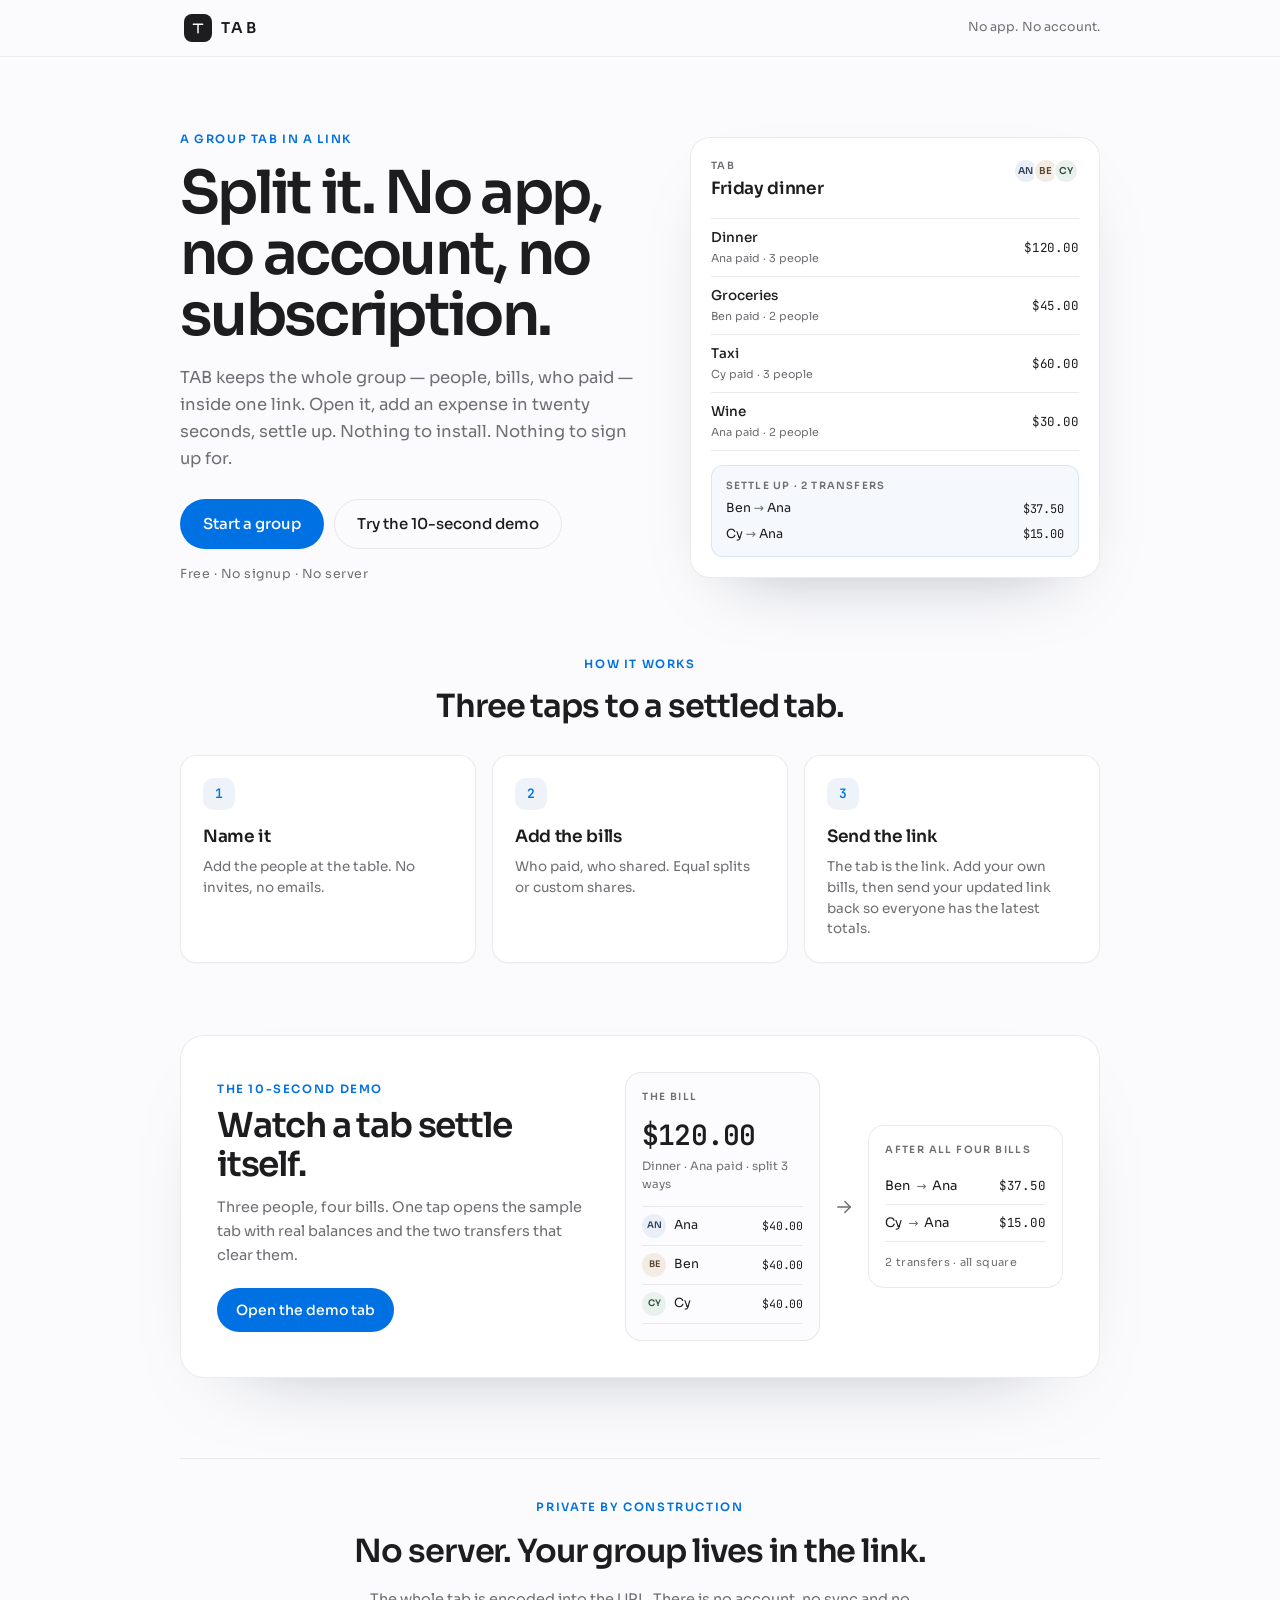
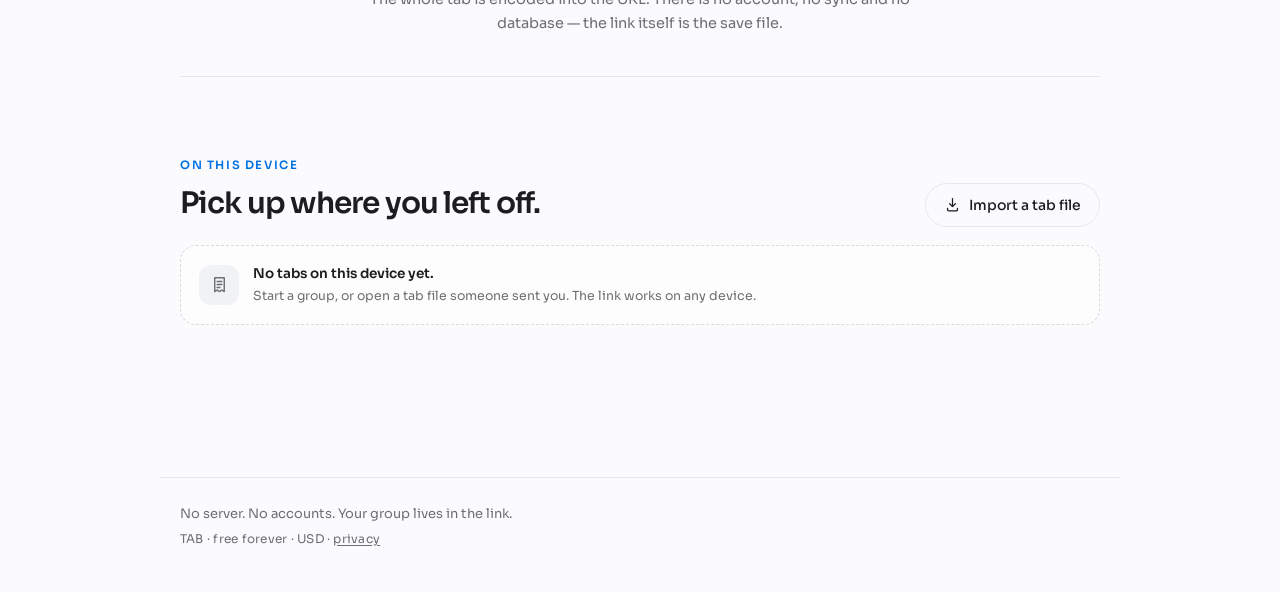
<file: index.html>
<!doctype html>
<html lang="en">
  <head>
    <meta charset="UTF-8" />
    <meta name="viewport" content="width=device-width, initial-scale=1, viewport-fit=cover" />
    <title>TAB — split it. No app, no account.</title>
    <meta
      name="description"
      content="TAB splits group bills with no app, no account and no subscription. Your whole group lives in a link. Open it, add what you paid, settle up."
    />
    <meta name="theme-color" content="#fbfbfd" />
    <meta property="og:site_name" content="TAB" />
    <meta property="og:title" content="You're invited to a TAB — open the link to add your share" />
    <meta
      property="og:description"
      content="Someone started a tab and sent you this link. Open it to see the group, add what you paid, and settle up — no app, no account, no signup."
    />
    <meta property="og:type" content="website" />
    <meta name="twitter:card" content="summary" />
    <meta name="twitter:title" content="You're invited to a TAB — open the link to add your share" />
    <meta
      name="twitter:description"
      content="The whole tab lives in the link: the people, the bills and the balances. Open it and add your share."
    />
    <link rel="icon" type="image/svg+xml" href="./favicon.svg" />
    <link rel="preconnect" href="https://fonts.googleapis.com" />
    <link rel="preconnect" href="https://fonts.gstatic.com" crossorigin />
    <link
      href="https://fonts.googleapis.com/css2?family=Sora:wght@300;400;500;600;700&family=JetBrains+Mono:wght@400;500;600&display=swap"
      rel="stylesheet"
    />
    <script type="module" crossorigin src="./assets/main-DjRVoasG.js"></script>
    <link rel="stylesheet" crossorigin href="./assets/main-DJvpl4Da.css">
  </head>
  <body>
    <a class="skip-link" href="#main">Skip to content</a>

    <header class="site-nav">
      <div class="nav-inner">
        <button class="brand" type="button" data-home aria-label="TAB — back to start">
          <span class="brand-mark" aria-hidden="true">
            <svg viewBox="0 0 24 24" fill="none" stroke="currentColor" stroke-width="2.2" stroke-linecap="round">
              <path d="M5 6.5h14M12 6.5V19" />
            </svg>
          </span>
          <span class="brand-word">TAB</span>
        </button>
        <span class="nav-note">No app. No account.</span>
      </div>
    </header>

    <main id="main" class="app" tabindex="-1"></main>

    <footer class="site-footer">
      <p class="footer-line">No server. No accounts. Your group lives in the link.</p>
      <p class="footer-meta">
        TAB · free forever · USD · <a href="./privacy.html">privacy</a>
      </p>
    </footer>

    <div id="toast-root" class="toast-root" aria-live="polite" aria-atomic="true"></div>
    <div id="overlay-root"></div>

    <noscript>
      <p class="noscript">TAB needs JavaScript because the split happens in your browser. Nothing is sent anywhere.</p>
    </noscript>

  </body>
</html>
</file>
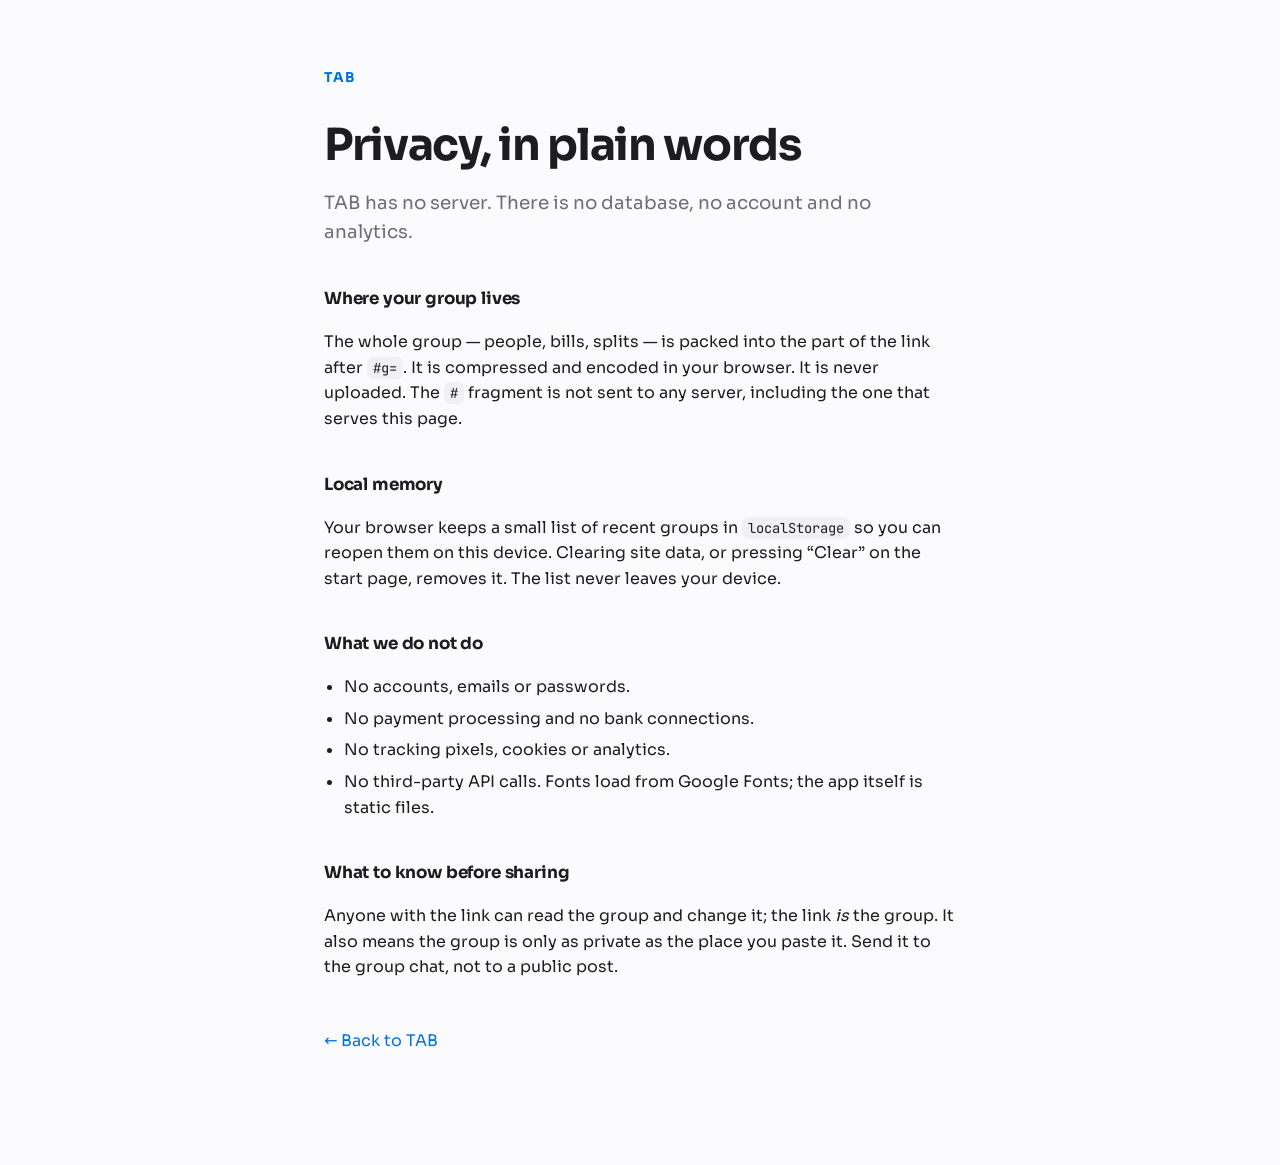
<file: privacy.html>
<!doctype html>
<html lang="en">
  <head>
    <meta charset="UTF-8" />
    <meta name="viewport" content="width=device-width, initial-scale=1" />
    <title>Privacy — TAB</title>
    <meta name="description" content="TAB has no server, no accounts and no analytics. Your group lives in the link." />
    <meta name="theme-color" content="#fbfbfd" />
    <link rel="icon" type="image/svg+xml" href="./favicon.svg" />
    <link rel="preconnect" href="https://fonts.googleapis.com" />
    <link rel="preconnect" href="https://fonts.gstatic.com" crossorigin />
    <link
      href="https://fonts.googleapis.com/css2?family=Sora:wght@300;400;500;600;700&family=JetBrains+Mono:wght@400;500;600&display=swap"
      rel="stylesheet"
    />
    <link rel="stylesheet" crossorigin href="./assets/privacy-CkftKV30.css">
  </head>
  <body>
    <main class="legal">
      <a class="legal-brand" href="./">TAB</a>
      <h1>Privacy, in plain words</h1>
      <p class="lede">TAB has no server. There is no database, no account and no analytics.</p>

      <h2>Where your group lives</h2>
      <p>
        The whole group — people, bills, splits — is packed into the part of the link after
        <code>#g=</code>. It is compressed and encoded in your browser. It is never uploaded.
        The <code>#</code> fragment is not sent to any server, including the one that serves this page.
      </p>

      <h2>Local memory</h2>
      <p>
        Your browser keeps a small list of recent groups in <code>localStorage</code> so you can
        reopen them on this device. Clearing site data, or pressing “Clear” on the start page,
        removes it. The list never leaves your device.
      </p>

      <h2>What we do not do</h2>
      <ul>
        <li>No accounts, emails or passwords.</li>
        <li>No payment processing and no bank connections.</li>
        <li>No tracking pixels, cookies or analytics.</li>
        <li>No third-party API calls. Fonts load from Google Fonts; the app itself is static files.</li>
      </ul>

      <h2>What to know before sharing</h2>
      <p>
        Anyone with the link can read the group and change it; the link <em>is</em> the group.
        It also means the group is only as private as the place you paste it. Send it to the
        group chat, not to a public post.
      </p>

      <p class="back"><a href="./">← Back to TAB</a></p>
    </main>
  </body>
</html>
</file>
<file: assets/main-DJvpl4Da.css>
:root{--bg: #fbfbfd;--card: #ffffff;--text: #1d1d1f;--muted: #6e6e73;--accent: #0071e3;--accent-hover: #0066cc;--border: rgba(0, 0, 0, .08);--border-strong: rgba(0, 0, 0, .14);--radius: 16px;--pos: #1a7f4b;--neg: #b42318;--warn-bg: #fff9ea;--warn-border: #f0dfb2;--font-ui: "Sora", system-ui, -apple-system, BlinkMacSystemFont, sans-serif;--font-mono: "JetBrains Mono", ui-monospace, SFMono-Regular, Menlo, monospace;--shadow-card: 0 1px 2px rgba(0, 0, 0, .03);--shadow-preview: 0 30px 70px -42px rgba(20, 30, 50, .35);--shadow-dialog: 0 44px 100px -34px rgba(10, 20, 40, .42);--page-max: 960px}*,*:before,*:after{box-sizing:border-box}html{color-scheme:light;-webkit-text-size-adjust:100%;scroll-behavior:smooth}html,body{overflow-x:clip}body{margin:0;background:var(--bg);color:var(--text);font-family:var(--font-ui);font-size:16px;line-height:1.55;-webkit-font-smoothing:antialiased;-moz-osx-font-smoothing:grayscale;text-rendering:optimizeLegibility}body.has-dialog{overflow:hidden}h1,h2,h3,p{margin:0}ul,ol{margin:0;padding:0;list-style:none}button,input,select,textarea{font:inherit;color:inherit}button{cursor:pointer;-webkit-tap-highlight-color:transparent}button:disabled{cursor:not-allowed;opacity:.45}a{color:var(--accent)}img,svg,canvas{display:block;max-width:100%}[hidden]{display:none!important}::selection{background:#0071e329}:where(a,button,input,select,textarea,[tabindex]):focus-visible{outline:2px solid var(--accent);outline-offset:3px}.sr-only{position:absolute;width:1px;height:1px;margin:-1px;padding:0;overflow:hidden;clip:rect(0 0 0 0);white-space:nowrap;border:0}.mono{font-family:var(--font-mono);font-variant-numeric:tabular-nums;letter-spacing:-.01em}.skip-link{position:fixed;top:10px;left:10px;z-index:100;padding:10px 16px;border-radius:10px;background:var(--text);color:#fff;font-size:13px;text-decoration:none;transform:translateY(-180%);transition:transform .18s ease}.skip-link:focus{transform:translateY(0)}.site-nav{position:sticky;top:0;z-index:30;background:#fbfbfdb8;-webkit-backdrop-filter:saturate(180%) blur(20px);backdrop-filter:saturate(180%) blur(20px);border-bottom:1px solid rgba(0,0,0,.06)}.nav-inner{display:flex;align-items:center;justify-content:space-between;gap:16px;max-width:var(--page-max);height:56px;margin:0 auto;padding:0 20px}.brand{display:inline-flex;align-items:center;gap:9px;min-height:44px;padding:0 4px;border:0;border-radius:10px;background:transparent;color:var(--text)}.brand-mark{display:grid;place-items:center;width:28px;height:28px;border-radius:8px;background:var(--text);color:#fff}.brand-mark svg{width:16px;height:16px}.brand-word{font-size:15px;font-weight:600;letter-spacing:.16em}.nav-note{font-size:12.5px;letter-spacing:.01em;color:var(--muted)}.app{max-width:var(--page-max);margin:0 auto;min-height:60vh;padding:0 20px 88px}.app:focus{outline:none}.site-footer{max-width:var(--page-max);margin:64px auto 0;padding:26px 20px 44px;border-top:1px solid var(--border);color:var(--muted)}.footer-line{font-size:13px}.footer-meta{margin-top:6px;font-size:12px;letter-spacing:.02em}.footer-meta a{position:relative;display:inline-block;padding:13px 6px;margin:-13px -6px;color:var(--muted);text-underline-offset:2px}.footer-meta a:after{content:"";position:absolute;inset:-11px -6px}.footer-meta a:hover{color:var(--text)}.noscript{padding:24px;text-align:center}.btn{display:inline-flex;align-items:center;justify-content:center;gap:8px;min-height:44px;padding:0 18px;border:1px solid transparent;border-radius:999px;background:transparent;color:var(--text);font-size:14px;font-weight:500;line-height:1;text-decoration:none;white-space:nowrap;transition:background-color .18s ease,border-color .18s ease,color .18s ease,transform .12s ease}.btn:active{transform:scale(.985)}.btn svg{width:17px;height:17px}.btn-icon{display:inline-flex;align-items:center;justify-content:center}.btn--primary{background:var(--accent);color:#fff}.btn--primary:hover{background:var(--accent-hover)}.btn--quiet{border-color:var(--border);background:transparent;color:var(--text)}.btn--quiet:hover{border-color:var(--border-strong);background:#00000009}.btn--danger{background:var(--neg);color:#fff}.btn--danger:hover{background:#9d1d13}.btn--lg{min-height:50px;padding:0 22px;font-size:15px}.btn--block{width:100%}.icon-btn{display:inline-grid;place-items:center;flex:none;width:44px;height:44px;padding:0;border:1px solid transparent;border-radius:12px;background:transparent;color:var(--muted);transition:background-color .16s ease,color .16s ease,border-color .16s ease}.icon-btn:hover{background:#0000000b;color:var(--text)}.icon-btn svg{width:17px;height:17px}.icon-btn--danger:hover{background:#b4231812;color:var(--neg)}.card{background:var(--card);border:1px solid var(--border);border-radius:var(--radius);box-shadow:var(--shadow-card)}.card--pad{padding:18px}.card-head{display:flex;align-items:center;justify-content:space-between;gap:10px}.card-title{font-size:14px;font-weight:600;letter-spacing:-.01em}.pill{display:inline-flex;align-items:center;height:22px;padding:0 8px;border-radius:999px;background:#f5f5f7;color:var(--muted);font-size:11px;white-space:nowrap}.landing{padding-top:44px}.hero{animation:fade-up .55s ease both}.hero-grid{display:grid;gap:36px}.hero-copy{max-width:560px}.eyebrow{color:var(--accent);font-size:11.5px;font-weight:600;letter-spacing:.14em;text-transform:uppercase}.hero-title{margin-top:14px;font-size:clamp(2.35rem,8vw,3.7rem);font-weight:600;line-height:1.03;letter-spacing:-.045em}.hero-sub{max-width:44ch;margin-top:18px;color:var(--muted);font-size:16.5px;line-height:1.65}.hero-actions{display:flex;flex-wrap:wrap;gap:10px;margin-top:26px}.hero-micro{margin-top:16px;color:var(--muted);font-size:12.5px;letter-spacing:.04em}.tab-preview{padding:20px;border:1px solid var(--border);border-radius:20px;background:var(--card);box-shadow:var(--shadow-preview);animation:fade-up .6s .08s ease both}.preview-head{display:flex;align-items:flex-start;justify-content:space-between;gap:12px}.preview-kicker{color:var(--muted);font-size:10px;font-weight:600;letter-spacing:.18em}.preview-title{margin-top:2px;font-size:17px;font-weight:600;letter-spacing:-.02em}.preview-people{display:flex;padding-left:6px}.preview-people .avatar{margin-left:-6px;border:2px solid #fff}.avatar{display:inline-grid;place-items:center;flex:none;width:34px;height:34px;border-radius:50%;font-size:11px;font-weight:600;letter-spacing:.01em}.avatar--sm{width:26px;height:26px;font-size:9.5px}.avatar--tone-0{background:#e9eef7;color:#31435c}.avatar--tone-1{background:#f2ece3;color:#5a4632}.avatar--tone-2{background:#e8f1ec;color:#2f4f3d}.avatar--tone-3{background:#f3eaea;color:#5a3636}.preview-list{margin-top:16px;border-top:1px solid var(--border)}.preview-row{display:flex;align-items:center;justify-content:space-between;gap:12px;padding:9px 0;border-bottom:1px solid var(--border)}.preview-desc{font-size:13.5px;font-weight:500}.preview-sub{margin-top:1px;color:var(--muted);font-size:11px}.preview-amount{font-size:12.5px;white-space:nowrap}.preview-settle{margin-top:14px;padding:12px 14px;border:1px solid rgba(0,113,227,.12);border-radius:12px;background:#f5f8fd}.preview-label{color:var(--muted);font-size:10px;font-weight:600;letter-spacing:.12em;text-transform:uppercase}.preview-transfer{display:flex;align-items:center;justify-content:space-between;gap:12px;margin-top:6px;font-size:12.5px}.preview-transfer .mono{font-size:12px}.preview-arrow{color:var(--muted)}.section-head{display:flex;flex-wrap:wrap;align-items:flex-end;justify-content:space-between;gap:16px}.section-head--center{display:block;text-align:center}.recents-actions{display:flex;flex-wrap:wrap;align-items:center;gap:8px}.section-title-lg{margin-top:8px;font-size:clamp(1.55rem,4.2vw,2rem);font-weight:600;letter-spacing:-.035em}.steps-section{margin-top:72px}.steps{display:grid;gap:12px;margin-top:24px}.step{padding:22px;border:1px solid var(--border);border-radius:var(--radius);background:var(--card);box-shadow:var(--shadow-card);animation:fade-up .5s ease both}.step:nth-child(2){animation-delay:.06s}.step:nth-child(3){animation-delay:.12s}.step-num{display:inline-grid;place-items:center;width:32px;height:32px;border-radius:10px;background:#eef3fa;color:var(--accent);font-size:13px;font-weight:600}.step h3{margin-top:14px;font-size:17px;font-weight:600;letter-spacing:-.02em}.step p{margin-top:6px;color:var(--muted);font-size:13.5px;line-height:1.55}.demo{display:grid;gap:28px;margin-top:72px;padding:28px 22px;border:1px solid var(--border);border-radius:24px;background:var(--card);box-shadow:0 34px 90px -66px #141e3280;animation:fade-up .55s .1s ease both}.demo-copy h2{margin-top:8px;font-size:clamp(1.6rem,4.6vw,2.15rem);font-weight:600;letter-spacing:-.035em;line-height:1.12}.demo-lede{max-width:40ch;margin-top:12px;color:var(--muted);font-size:14.5px;line-height:1.65}.demo-copy .btn{margin-top:20px}.demo-board{display:grid;gap:12px;align-items:stretch}.demo-slip,.demo-result{padding:16px;border:1px solid var(--border);border-radius:16px;background:#fcfcfe}.demo-result{background:#fff}.demo-slip-label{color:var(--muted);font-size:10px;font-weight:600;letter-spacing:.14em;text-transform:uppercase}.demo-slip-amount{margin-top:8px;font-size:28px;font-weight:600;letter-spacing:-.035em}.demo-slip-meta{margin-top:2px;color:var(--muted);font-size:11.5px}.demo-split-list{margin-top:12px;border-top:1px solid var(--border)}.demo-split-row{display:flex;align-items:center;gap:8px;padding:7px 0;border-bottom:1px solid var(--border);font-size:12.5px}.demo-split-row .avatar{width:24px;height:24px;font-size:9px}.demo-split-row .mono{margin-left:auto;font-size:11.5px}.demo-arrow{display:none;color:var(--muted)}.demo-settle{margin-top:10px}.demo-settle-row{display:flex;align-items:center;justify-content:space-between;gap:10px;padding:8px 0;border-bottom:1px solid var(--border);font-size:13px}.demo-settle-people{display:inline-flex;align-items:center;gap:6px}.demo-settle-arrow{color:var(--muted);font-size:12px}.demo-settle-row .mono{font-size:12.5px;white-space:nowrap}.demo-note{margin-top:12px;color:var(--muted);font-size:11px;letter-spacing:.03em}.privacy-band{margin-top:80px;padding:40px 16px;border-top:1px solid var(--border);border-bottom:1px solid var(--border);text-align:center;animation:fade-up .5s ease both}.privacy-band h2{margin-top:10px;font-size:clamp(1.5rem,4.6vw,2rem);font-weight:600;letter-spacing:-.035em}.privacy-copy{max-width:52ch;margin:12px auto 0;color:var(--muted);font-size:14.5px;line-height:1.65}.recents{margin-top:72px;animation:fade-up .5s ease both}.recents h2{margin-top:6px;font-size:clamp(1.4rem,4.2vw,1.85rem);font-weight:600;letter-spacing:-.03em}.recents-body{margin-top:18px}.recent-list{padding:6px;overflow:hidden}.recent-list li+li{border-top:1px solid var(--border)}.recent-row{display:grid;grid-template-columns:minmax(0,1fr) auto auto;align-items:center;gap:12px;width:100%;min-height:62px;padding:10px 12px;border:0;border-radius:12px;background:transparent;text-align:left;transition:background-color .16s ease}.recent-row:hover{background:#f6f6f8}.recent-main{display:flex;flex-direction:column;min-width:0}.recent-name{overflow:hidden;font-size:14.5px;font-weight:500;text-overflow:ellipsis;white-space:nowrap}.recent-meta{margin-top:1px;color:var(--muted);font-size:12px}.recent-time{color:var(--muted);font-size:11.5px;white-space:nowrap}.recent-go{display:grid;place-items:center;width:24px;color:var(--muted)}.empty-card{display:flex;align-items:center;gap:14px;padding:18px;border:1px dashed rgba(0,0,0,.14);border-radius:var(--radius);background:#fff9}.empty-icon{display:grid;place-items:center;flex:none;width:40px;height:40px;border-radius:12px;background:#f0f2f6;color:var(--muted)}.empty-card-title{font-size:13.5px;font-weight:600}.empty-card-copy{margin-top:2px;color:var(--muted);font-size:12.5px;line-height:1.5}.group-page{padding-top:32px;animation:fade-up .45s ease both}.group-topline{display:flex;flex-wrap:wrap;align-items:center;justify-content:space-between;gap:12px}.btn--home{padding-left:14px}.group-actions{display:flex;align-items:center;gap:8px}.group-title-block{margin-top:22px}.name-view{display:flex;align-items:center;gap:6px}.group-name{overflow-wrap:anywhere;font-size:clamp(1.9rem,7vw,2.8rem);font-weight:600;line-height:1.08;letter-spacing:-.04em}.group-meta{margin-top:6px;color:var(--muted);font-size:13.5px}.group-meta .mono{color:var(--text);font-size:12.5px}.arrival{display:flex;flex-wrap:wrap;align-items:flex-end;gap:12px 18px;margin-bottom:20px;padding:16px 16px 16px 18px;border:1px solid rgba(0,113,227,.16);border-radius:var(--radius);background:radial-gradient(120% 140% at 0% 0%,rgba(0,113,227,.08),transparent 58%),#fff;box-shadow:var(--shadow-card);animation:fade-up .45s ease both}.arrival-main{flex:1 1 260px;min-width:0}.arrival-eyebrow{color:var(--accent);font-size:10.5px;font-weight:600;letter-spacing:.13em;text-transform:uppercase}.arrival-title{margin-top:3px;overflow-wrap:anywhere;font-size:18px;font-weight:600;letter-spacing:-.02em;line-height:1.2}.arrival-copy{max-width:48ch;margin-top:4px;color:var(--muted);font-size:12.5px;line-height:1.5}.arrival-actions{display:flex;flex:none;align-items:center;gap:4px}.arrival-dismiss{width:36px;height:36px;color:var(--muted)}.invite-nudge{display:flex;flex-wrap:wrap;align-items:center;gap:8px 12px;margin-top:12px;padding-top:12px;border-top:1px dashed var(--border)}.invite-nudge-copy{color:var(--muted);font-size:12.5px}.btn--invite{min-height:36px;padding:0 14px;font-size:13px}.btn--invite svg{width:15px;height:15px}.rename{display:flex;flex-wrap:wrap;align-items:center;gap:8px;margin-top:8px}.rename-input{flex:1 1 220px;max-width:420px;font-size:20px;font-weight:500;letter-spacing:-.02em}.rename .field-error{flex-basis:100%}.tabs-row{display:flex;align-items:center;justify-content:space-between;gap:12px;margin:26px 0 20px}.segmented{display:inline-flex;gap:2px;padding:3px;border-radius:999px;background:#f0f0f3}.seg-btn{display:inline-flex;align-items:center;justify-content:center;min-height:44px;padding:0 18px;border:0;border-radius:999px;background:transparent;color:var(--muted);font-size:13.5px;font-weight:500;transition:background-color .18s ease,color .18s ease,box-shadow .18s ease}.seg-btn:hover{color:var(--text)}.seg-btn[aria-selected=true],.seg-btn[aria-pressed=true]{background:#fff;color:var(--text);box-shadow:0 1px 2px #00000014,0 0 0 1px #0000000a}.view:focus{outline:none}.view-head{display:flex;flex-wrap:wrap;align-items:center;justify-content:space-between;gap:12px;margin-bottom:14px}.section-title{display:flex;align-items:center;gap:8px;font-size:15px;font-weight:600;letter-spacing:-.01em}.count{color:var(--muted);font-size:11.5px;font-weight:400}.view-hint{margin:-4px 0 12px;color:var(--muted);font-size:12.5px}.group-grid{display:grid;gap:14px}.col-main,.col-side{min-width:0}.col-side{display:grid;gap:14px}.list-card{overflow:hidden}.expense{display:grid;grid-template-columns:minmax(0,1fr) auto;grid-template-areas:"main amount" "main actions";align-items:start;gap:2px 12px;padding:15px 14px}.expense+.expense{border-top:1px solid var(--border)}.expense-main{grid-area:main;min-width:0}.expense-desc{overflow-wrap:anywhere;font-size:14.5px;font-weight:500;letter-spacing:-.01em}.expense-sub{margin-top:3px;color:var(--muted);font-size:12px;line-height:1.45}.expense-amount{grid-area:amount;padding-top:1px;font-size:14.5px;font-weight:500;white-space:nowrap}.expense-actions{display:flex;grid-area:actions;justify-self:end;margin:2px -10px -10px 0}.empty{padding:38px 22px;text-align:center}.empty>.empty-icon{width:48px;height:48px;margin:0 auto;border-radius:14px}.empty-title-lg{margin-top:14px;font-size:16px;font-weight:600;letter-spacing:-.015em}.empty-copy{max-width:34ch;margin:4px auto 0;color:var(--muted);font-size:13px;line-height:1.55}.empty .btn{margin-top:18px}.people-grid{display:flex;flex-wrap:wrap;gap:6px;margin-top:12px}.person{display:inline-flex;align-items:center;gap:8px;min-height:44px;padding:4px 12px 4px 5px;border:1px solid var(--border);border-radius:999px;background:#fff;color:var(--text);font-size:13px;font-weight:500;transition:background-color .16s ease,border-color .16s ease}.person:hover{border-color:var(--border-strong);background:#f7f7f9}.person .avatar{width:30px;height:30px;font-size:10px}.person-name{max-width:130px;overflow:hidden;text-overflow:ellipsis;white-space:nowrap}.person--add{padding-left:8px;border-style:dashed;background:transparent;color:var(--muted)}.person--add:hover{color:var(--text)}.avatar--add{background:#f0f2f6;color:var(--muted)}.stat-card{display:flex;flex-direction:column;gap:4px}.stat-label{color:var(--muted);font-size:10.5px;font-weight:600;letter-spacing:.13em;text-transform:uppercase}.stat-value{margin-top:2px;font-size:30px;font-weight:600;letter-spacing:-.04em}.stat-note{color:var(--muted);font-size:12px}.stat-divider{height:1px;margin:12px 0;background:var(--border)}.stat-status{display:flex;align-items:center;gap:8px;color:var(--muted);font-size:12.5px}.stat-dot{width:7px;height:7px;border-radius:50%;background:var(--pos)}.stat-dot--due{background:#b98000}.stat-link{display:inline-flex;align-items:center;gap:4px;min-height:44px;margin:-6px 0 -10px;padding:0;border:0;background:none;color:var(--accent);font-size:12.5px;font-weight:500}.stat-link-icon{display:inline-flex}.settle-note{margin-bottom:14px;color:var(--muted);font-size:13px}.settle-grid{display:grid;gap:14px}.settle-card{min-width:0}.balance-list,.transfer-list{margin-top:6px}.balance-row{display:flex;align-items:center;gap:10px;padding:11px 0;border-top:1px solid var(--border)}.balance-row:first-child{border-top:0}.balance-row .avatar{width:32px;height:32px;font-size:10.5px}.balance-who{min-width:0}.balance-name{overflow:hidden;font-size:13.5px;font-weight:500;text-overflow:ellipsis;white-space:nowrap}.balance-role{margin-top:1px;color:var(--muted);font-size:11px}.balance-amount{margin-left:auto;font-size:13.5px;font-weight:500;white-space:nowrap}.net--pos{color:var(--pos)}.net--neg{color:var(--neg)}.net--zero{color:var(--muted)}.transfer-row{display:flex;align-items:center;justify-content:space-between;gap:12px;padding:13px 0;border-top:1px solid var(--border)}.transfer-row:first-child{border-top:0}.transfer-people{display:inline-flex;flex-wrap:wrap;align-items:center;gap:6px;font-size:13.5px}.transfer-name{font-weight:500}.transfer-arrow{color:var(--muted);font-size:13px}.transfer-amount{font-size:13.5px;font-weight:500;white-space:nowrap}.square{padding:28px 14px 24px;text-align:center}.square-icon{display:grid;place-items:center;width:46px;height:46px;margin:0 auto;border-radius:50%;background:#eaf5ee;color:var(--pos)}.square h3{margin-top:12px;font-size:17px;font-weight:600;letter-spacing:-.02em}.square p{margin-top:4px;color:var(--muted);font-size:13px}.dialog{position:fixed;inset:0;width:min(560px,calc(100vw - 32px));max-width:none;max-height:none;margin:auto;padding:0;overflow:visible;border:0;background:transparent;color:var(--text)}.dialog::backdrop{background:#12141857;-webkit-backdrop-filter:blur(3px);backdrop-filter:blur(3px)}.dialog[open]::backdrop{animation:backdrop-in .2s ease both}.dialog-card{display:flex;flex-direction:column;max-height:min(86dvh,760px);overflow:hidden;border:1px solid rgba(0,0,0,.06);border-radius:20px;background:var(--card);box-shadow:var(--shadow-dialog)}.dialog[open] .dialog-card{animation:scale-in .22s cubic-bezier(.2,.75,.3,1) both}.dialog-head{display:flex;flex:none;align-items:center;justify-content:space-between;gap:12px;padding:16px 14px 8px 20px}.dialog-title{font-size:18px;font-weight:600;letter-spacing:-.025em}.dialog-form{display:flex;flex-direction:column;flex:1 1 auto;min-height:0}.dialog-body{min-height:0;padding:6px 20px 16px;overflow-y:auto;-webkit-overflow-scrolling:touch}.dialog-foot{display:flex;flex:none;flex-wrap:wrap;align-items:center;gap:8px;padding:12px 20px calc(14px + env(safe-area-inset-bottom));border-top:1px solid var(--border)}.dialog-foot .btn{min-height:44px}.foot-spacer{flex:1 1 auto}.dialog-delete{border-color:transparent;color:var(--neg)}.dialog-delete:hover{border-color:transparent;background:#b423180f}.dialog--person{width:min(440px,calc(100vw - 32px))}.field{display:block;margin-bottom:16px}.field-label{display:block;margin-bottom:6px;color:var(--muted);font-size:12px;font-weight:600;letter-spacing:.02em}.input,.select{width:100%;height:48px;padding:0 14px;border:1px solid var(--border-strong);border-radius:12px;background:#fff;color:var(--text);font-size:16px;transition:border-color .16s ease,box-shadow .16s ease}.input:focus,.select:focus{outline:none;border-color:var(--accent);box-shadow:0 0 0 4px #0071e321}.select{appearance:none;padding-right:40px;background-image:url("data:image/svg+xml,%3Csvg xmlns='http://www.w3.org/2000/svg' width='16' height='16' viewBox='0 0 24 24' fill='none' stroke='%236e6e73' stroke-width='2' stroke-linecap='round' stroke-linejoin='round'%3E%3Cpath d='m6 9 6 6 6-6'/%3E%3C/svg%3E");background-repeat:no-repeat;background-position:right 14px center}.amount-wrap{position:relative}.amount-symbol{position:absolute;top:50%;left:16px;transform:translateY(-50%);color:var(--muted);font-family:var(--font-mono);font-size:20px}.amount-input{height:58px;padding-left:38px;font-family:var(--font-mono);font-size:26px;font-weight:500;letter-spacing:-.02em}.field-hint{margin-top:6px;color:var(--muted);font-size:11.5px}.field-error{display:flex;align-items:flex-start;gap:6px;margin:8px 0 0;padding:8px 10px;border-radius:8px;background:#fdf2f1;color:var(--neg);font-size:12.5px;line-height:1.45}.split-fieldset{min-width:0;margin:0 0 16px;padding:0;border:0}.split-fieldset legend{padding:0}.segmented--split{display:flex;width:100%}.segmented--split .seg-btn{flex:1;min-height:44px}.split-list{margin-top:10px;overflow:hidden;border:1px solid var(--border);border-radius:12px}.split-row{display:flex;align-items:center;gap:10px;min-height:46px;padding:6px 12px;cursor:pointer}.split-row+.split-row,.share-row+.share-row{border-top:1px solid var(--border)}.split-row:hover,.share-row:hover{background:#fafafc}.split-name{font-size:13.5px}.split-amount{margin-left:auto;color:var(--muted);font-size:12px;white-space:nowrap}.share-row{display:grid;grid-template-columns:minmax(0,1fr) auto;align-items:center;gap:10px;min-height:54px;padding:6px 10px 6px 12px}.share-person{display:flex;align-items:center;gap:10px;min-width:0;min-height:40px;cursor:pointer}.share-text{display:flex;flex-direction:column;min-width:0}.share-text .split-name{overflow:hidden;text-overflow:ellipsis;white-space:nowrap}.share-text .split-amount{margin-left:0;font-size:11px}.check{flex:none;width:19px;height:19px;accent-color:var(--accent)}.stepper{display:inline-flex;align-items:center;border:1px solid var(--border);border-radius:10px;background:#fff}.stepper-btn{display:grid;place-items:center;width:44px;height:44px;padding:0;border:0;border-radius:8px;background:transparent;color:var(--muted)}.stepper-btn:hover:not(:disabled){background:#f4f4f6;color:var(--text)}.stepper-btn:disabled{opacity:.35}.share-input{width:40px;height:44px;padding:0;border:0;background:transparent;font-family:var(--font-mono);font-size:13px;text-align:center;-moz-appearance:textfield}.share-input::-webkit-outer-spin-button,.share-input::-webkit-inner-spin-button{margin:0;-webkit-appearance:none}.share-input:disabled{color:var(--muted)}.split-hint{margin-top:8px}.confirm-copy{color:var(--muted);font-size:14px;line-height:1.6}.share-group{display:flex;align-items:baseline;gap:8px;margin-bottom:16px}.share-group-label{color:var(--muted);font-size:10.5px;font-weight:600;letter-spacing:.13em;text-transform:uppercase}.share-group-name{overflow:hidden;font-size:13px;font-weight:500;text-overflow:ellipsis;white-space:nowrap}.share-url-row{display:flex;flex-wrap:wrap;align-items:stretch;gap:8px}.share-url{flex:1 1 240px;min-width:0;height:46px;font-family:var(--font-mono);font-size:12px}.share-url-row .btn{flex:none}.share-copy.is-copied{background:var(--pos)}.share-note{margin-top:4px;color:var(--muted);font-size:11.5px;line-height:1.5}.invite-block{margin-bottom:18px;padding:14px;border:1px solid rgba(0,113,227,.16);border-radius:12px;background:#f6f9ff}.invite-block .field-label{margin-bottom:4px}.invite-copy{overflow-wrap:anywhere;white-space:pre-line;font-size:13px;line-height:1.5}.invite-block .btn{min-height:38px;margin-top:10px;padding:0 14px;font-size:13px}.invite-block .btn.is-copied{background:var(--pos)}.invite-intent{margin-top:8px;color:var(--muted);font-size:11.5px;line-height:1.5}.notice{display:flex;gap:10px;margin-top:16px;padding:12px 14px;border:1px solid var(--warn-border);border-radius:12px;background:var(--warn-bg);color:#5c4a1b;font-size:12.5px;line-height:1.5}.notice-icon{flex:none;margin-top:1px;color:#8a6a10}.notice-copy{margin-bottom:10px}.notice .btn{min-height:40px;padding:0 14px;border-color:#5c4a1b3d;color:#4c3c12;font-size:12.5px}.notice .btn:hover{background:#5c4a1b0f}.qr-block{display:flex;flex-direction:column;align-items:center;gap:10px;margin-top:20px}.qr-frame{display:grid;place-items:center;width:204px;height:204px;padding:12px;border:1px solid var(--border);border-radius:16px;background:#fff;opacity:.45;transition:opacity .25s ease}.qr-frame.is-ready{opacity:1}.qr-frame--error{background:#fafafa;opacity:1}.qr-canvas{width:180px;height:180px}.qr-caption{color:var(--muted);font-size:11.5px;text-align:center}.qr-caption--error{color:var(--neg)}@media (min-width: 900px){.dialog--share{width:min(780px,calc(100vw - 48px))}.dialog--share .dialog-body{display:grid;grid-template-columns:minmax(0,1fr) 260px;grid-template-areas:"group qr" "invite qr" "link qr" "note qr" "notice qr";column-gap:24px;align-items:start}.dialog--share .share-group{grid-area:group}.dialog--share .invite-block{grid-area:invite}.dialog--share .dialog-body>.field{grid-area:link}.dialog--share .share-note{grid-area:note}.dialog--share .notice{grid-area:notice}.dialog--share .qr-block{grid-area:qr;align-self:start}.dialog--share .qr-frame{width:236px;height:236px}.dialog--share .qr-canvas{width:208px;height:208px}}.toast-root{position:fixed;right:0;bottom:calc(20px + env(safe-area-inset-bottom));left:0;z-index:60;display:flex;flex-direction:column;align-items:center;gap:8px;padding:0 16px;pointer-events:none}.toast{max-width:90vw;padding:10px 16px;border-radius:999px;background:#1d1d1fed;color:#fff;font-size:13px;line-height:1.4;text-align:center;box-shadow:0 10px 28px #0000002e;pointer-events:auto;cursor:pointer;animation:toast-in .2s ease both}.toast--error{background:var(--neg)}.toast--out{opacity:0;transform:translateY(6px);transition:opacity .2s ease,transform .2s ease}@media (max-width: 430px){.nav-note{display:none}.recent-row{grid-template-columns:minmax(0,1fr) auto}.recent-go{display:none}}@media (max-width: 560px){.hero-actions .btn{flex:1 1 100%}.arrival{padding:14px}.arrival-actions{width:100%;justify-content:space-between}.arrival-actions .arrival-cta{flex:1 1 auto}.group-actions{width:100%}.group-actions .btn{flex:1 1 0;padding:0 12px}.view-head .btn,.share-url-row .btn{width:100%}.dialog-foot .btn{flex:1 1 auto}.dialog-foot .foot-spacer{display:none}.dialog-foot .dialog-delete{flex:1 1 100%;justify-content:flex-start;padding-left:0}.share-url{font-size:16px}}@media (max-width: 640px){.dialog{inset:auto 0 0;width:100%;max-width:100%;margin:0}.dialog-card{max-height:90dvh;border-bottom:0;border-radius:20px 20px 0 0}.dialog[open] .dialog-card{animation:sheet-in .26s cubic-bezier(.2,.75,.3,1) both}.dialog-head{padding:14px 12px 6px 16px}.dialog-body{padding:6px 16px 14px}.dialog-foot{padding:10px 16px calc(12px + env(safe-area-inset-bottom))}.qr-frame{width:196px;height:196px}.qr-canvas{width:172px;height:172px}}@media (max-width: 859px){.col-side{order:-1}.stat-card{display:none}}@media (min-width: 641px){.expense{grid-template-columns:minmax(0,1fr) auto auto;grid-template-areas:"main amount actions";align-items:center;padding:13px 16px}.expense-actions{margin:0 -8px 0 0}}@media (min-width: 760px){.demo{grid-template-columns:1fr 1.15fr;align-items:center;padding:36px}.demo-board{grid-template-columns:minmax(0,1fr) 24px minmax(0,1fr);align-items:center}.demo-arrow{display:grid;place-items:center}}@media (min-width: 820px){.steps{grid-template-columns:repeat(3,1fr);gap:16px}.settle-grid{grid-template-columns:minmax(0,1fr) minmax(0,1fr);align-items:start;gap:20px}}@media (min-width: 860px){.hero{padding-top:18px}.hero-grid{grid-template-columns:minmax(0,1.05fr) minmax(0,.95fr);align-items:center;gap:56px}.group-grid{grid-template-columns:minmax(0,1.55fr) minmax(0,1fr);align-items:start;gap:20px}.col-side{position:sticky;top:78px;order:0}.stat-card{display:flex}}@media (min-width: 960px){.landing{padding-top:56px}.recents{margin-top:80px}}@keyframes fade-up{0%{opacity:0;transform:translateY(12px)}to{opacity:1;transform:translateY(0)}}@keyframes scale-in{0%{opacity:0;transform:scale(.975)}to{opacity:1;transform:scale(1)}}@keyframes sheet-in{0%{opacity:0;transform:translateY(18px)}to{opacity:1;transform:translateY(0)}}@keyframes backdrop-in{0%{opacity:0}to{opacity:1}}@keyframes toast-in{0%{opacity:0;transform:translateY(6px) scale(.98)}to{opacity:1;transform:translateY(0) scale(1)}}@media (prefers-reduced-motion: reduce){html{scroll-behavior:auto}*,*:before,*:after{animation-duration:.001ms!important;animation-iteration-count:1!important;transition-duration:.001ms!important;scroll-behavior:auto!important}}
</file>
<file: assets/privacy-CkftKV30.css>
:root{--bg: #fbfbfd;--card: #ffffff;--text: #1d1d1f;--muted: #6e6e73;--accent: #0071e3;--border: rgba(0, 0, 0, .08);--radius: 16px;--font-ui: "Sora", system-ui, -apple-system, sans-serif;--font-mono: "JetBrains Mono", ui-monospace, SFMono-Regular, monospace}*{box-sizing:border-box}body{margin:0;background:var(--bg);color:var(--text);font-family:var(--font-ui);-webkit-font-smoothing:antialiased;line-height:1.6}.legal{max-width:680px;margin:0 auto;padding:64px 24px 96px}.legal-brand{display:inline-block;margin-bottom:32px;font-weight:700;letter-spacing:.12em;font-size:.85rem;color:var(--accent);text-decoration:none}.legal h1{font-size:clamp(2rem,5vw,2.75rem);line-height:1.1;letter-spacing:-.03em;margin:0 0 16px}.legal h2{font-size:1.05rem;letter-spacing:-.01em;margin:40px 0 8px}.legal p,.legal li{color:var(--text);font-size:1rem}.legal .lede{color:var(--muted);font-size:1.15rem;margin-bottom:8px}.legal code{font-family:var(--font-mono);font-size:.86em;background:#0000000a;border-radius:6px;padding:2px 6px}.legal ul{padding-left:20px;display:grid;gap:6px}.legal .back{margin-top:48px}.legal a{color:var(--accent);text-decoration:none}.legal a:hover{text-decoration:underline}
</file>
